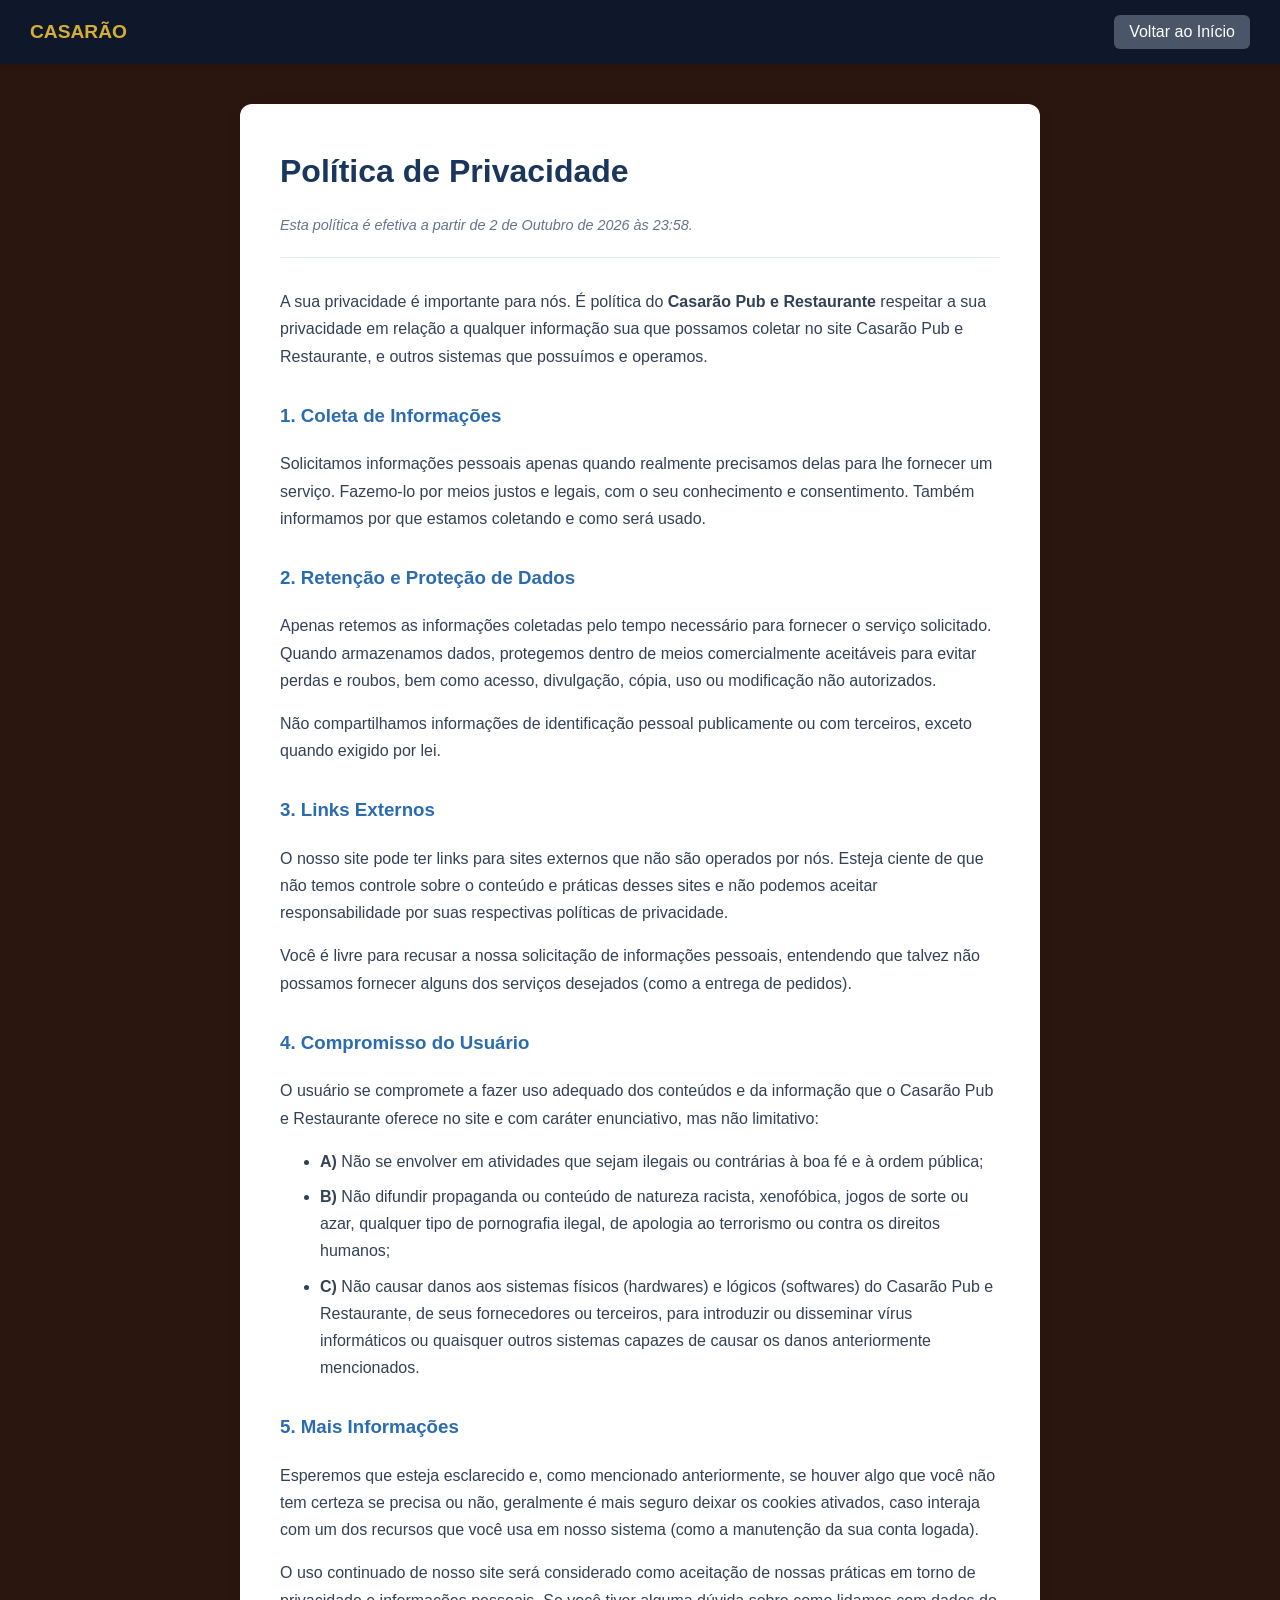
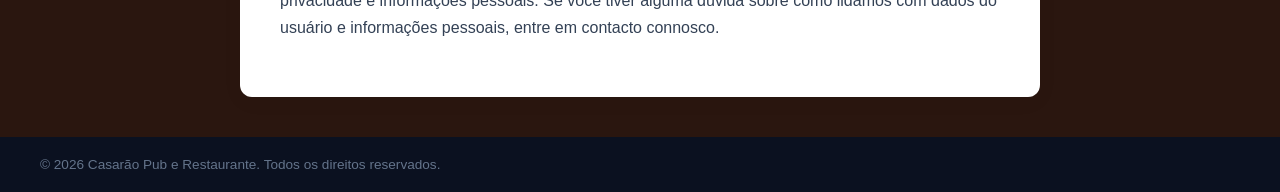
<file: public/privacidade.html>
<!DOCTYPE html>
<html lang="pt-BR">
<head>
    <meta charset="UTF-8">
    <meta name="viewport" content="width=device-width, initial-scale=1.0">
    <title>Política de Privacidade - Casarão Pub e Restaurante</title>
    <link rel="stylesheet" href="style.css">
</head>
<body class="tema-claro body-sem-margem">

    <!-- Cabeçalho Simples -->
    <header class="upbar">
        <div style="font-weight: 900; font-size: 1.2rem; color: #D4AF37;">CASARÃO</div>
        <a href="index.html" class="btn-voltar-inicio">Voltar ao Início</a>
    </header>

    <!-- Conteúdo da Política -->
    <main style="max-width: 800px; margin: 40px auto; padding: 40px; background: white; border-radius: 12px; box-shadow: 0 4px 20px rgba(0,0,0,0.05); color: #334155; line-height: 1.7;">
        
        <h1 style="color: #1a365d; margin-top: 0; font-size: 2rem; margin-bottom: 10px;">Política de Privacidade</h1>
        <p style="color: #64748b; font-size: 0.9rem; border-bottom: 1px solid #e2e8f0; padding-bottom: 20px; margin-bottom: 30px;">
            <em>Esta política é efetiva a partir de 2 de Outubro de 2026 às 23:58.</em>
        </p>

        <p>A sua privacidade é importante para nós. É política do <strong>Casarão Pub e Restaurante</strong> respeitar a sua privacidade em relação a qualquer informação sua que possamos coletar no site Casarão Pub e Restaurante, e outros sistemas que possuímos e operamos.</p>

        <h3 style="color: #2b6cb0; margin-top: 30px;">1. Coleta de Informações</h3>
        <p>Solicitamos informações pessoais apenas quando realmente precisamos delas para lhe fornecer um serviço. Fazemo-lo por meios justos e legais, com o seu conhecimento e consentimento. Também informamos por que estamos coletando e como será usado.</p>

        <h3 style="color: #2b6cb0; margin-top: 30px;">2. Retenção e Proteção de Dados</h3>
        <p>Apenas retemos as informações coletadas pelo tempo necessário para fornecer o serviço solicitado. Quando armazenamos dados, protegemos dentro de meios comercialmente aceitáveis ​​para evitar perdas e roubos, bem como acesso, divulgação, cópia, uso ou modificação não autorizados.</p>
        <p>Não compartilhamos informações de identificação pessoal publicamente ou com terceiros, exceto quando exigido por lei.</p>

        <h3 style="color: #2b6cb0; margin-top: 30px;">3. Links Externos</h3>
        <p>O nosso site pode ter links para sites externos que não são operados por nós. Esteja ciente de que não temos controle sobre o conteúdo e práticas desses sites e não podemos aceitar responsabilidade por suas respectivas políticas de privacidade.</p>
        <p>Você é livre para recusar a nossa solicitação de informações pessoais, entendendo que talvez não possamos fornecer alguns dos serviços desejados (como a entrega de pedidos).</p>

        <h3 style="color: #2b6cb0; margin-top: 30px;">4. Compromisso do Usuário</h3>
        <p>O usuário se compromete a fazer uso adequado dos conteúdos e da informação que o Casarão Pub e Restaurante oferece no site e com caráter enunciativo, mas não limitativo:</p>
        <ul style="margin-top: 10px; margin-bottom: 20px;">
            <li style="margin-bottom: 8px;"><strong>A)</strong> Não se envolver em atividades que sejam ilegais ou contrárias à boa fé e à ordem pública;</li>
            <li style="margin-bottom: 8px;"><strong>B)</strong> Não difundir propaganda ou conteúdo de natureza racista, xenofóbica, jogos de sorte ou azar, qualquer tipo de pornografia ilegal, de apologia ao terrorismo ou contra os direitos humanos;</li>
            <li style="margin-bottom: 8px;"><strong>C)</strong> Não causar danos aos sistemas físicos (hardwares) e lógicos (softwares) do Casarão Pub e Restaurante, de seus fornecedores ou terceiros, para introduzir ou disseminar vírus informáticos ou quaisquer outros sistemas capazes de causar os danos anteriormente mencionados.</li>
        </ul>

        <h3 style="color: #2b6cb0; margin-top: 30px;">5. Mais Informações</h3>
        <p>Esperemos que esteja esclarecido e, como mencionado anteriormente, se houver algo que você não tem certeza se precisa ou não, geralmente é mais seguro deixar os cookies ativados, caso interaja com um dos recursos que você usa em nosso sistema (como a manutenção da sua conta logada).</p>
        <p>O uso continuado de nosso site será considerado como aceitação de nossas práticas em torno de privacidade e informações pessoais. Se você tiver alguma dúvida sobre como lidamos com dados do usuário e informações pessoais, entre em contacto connosco.</p>

    </main>

    <!-- Rodapé -->
    <footer class="rodape-base" style="margin-top: 40px;">
        <p>© 2026 Casarão Pub e Restaurante. Todos os direitos reservados.</p>
    </footer>

</body>
</html>
</file>
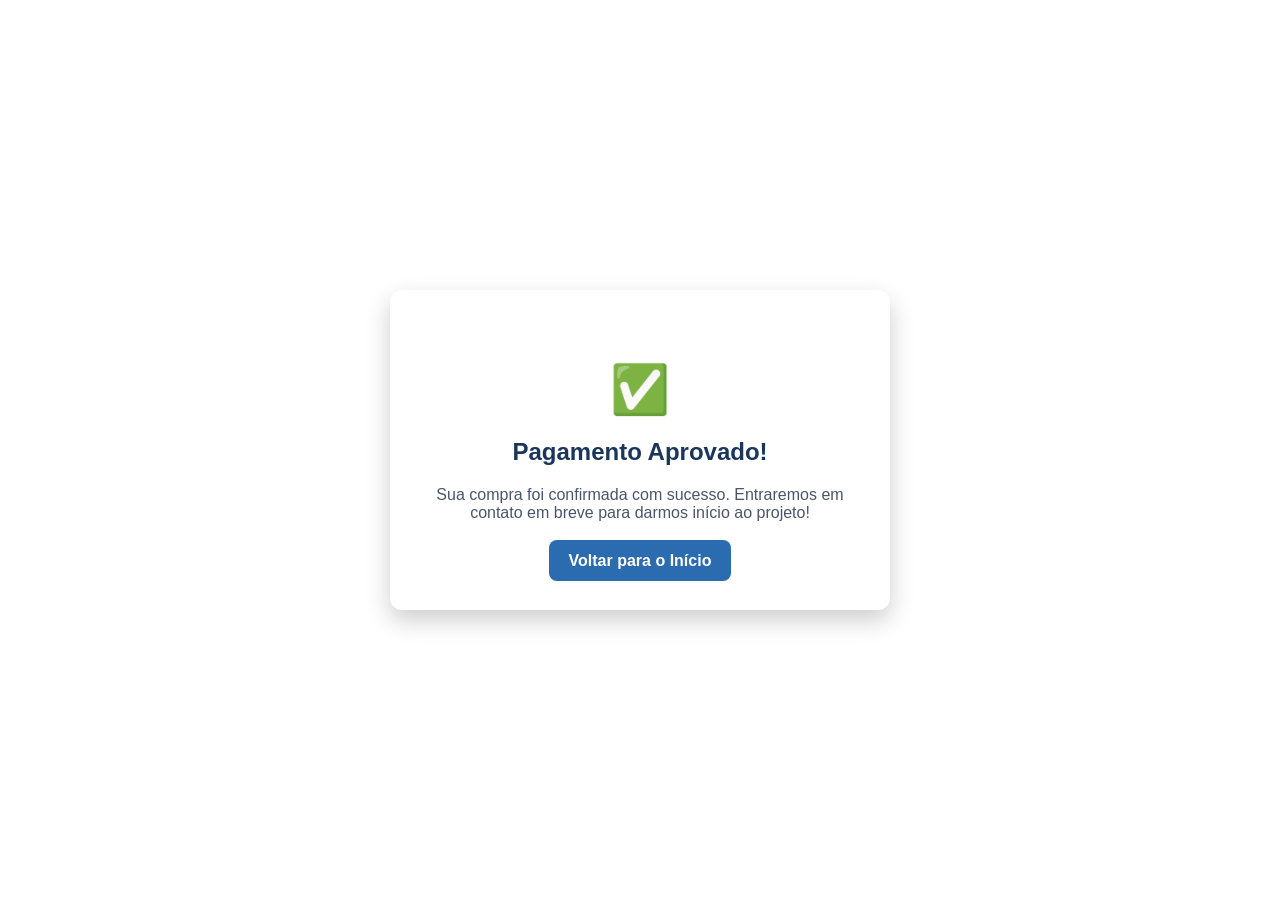
<file: public/sucesso.html>
<!DOCTYPE html>
<html lang="pt-BR">
<head>
    <meta charset="UTF-8">
    <meta name="viewport" content="width=device-width, initial-scale=1.0">
    <title>Pagamento Aprovado - CRM Digital</title>
    <link rel="stylesheet" href="style.css">
</head>
<body class="tema-claro vitrine-fundo" style="margin: 0; display: flex; justify-content: center; align-items: center; height: 100vh;">

    <div class="vitrine-card" style="text-align: center; max-width: 500px; padding: 40px;">
        <h1 style="color: #4ade80; font-size: 3rem; margin-bottom: 10px;">✅</h1>
        <h2 style="color: #1a365d;">Pagamento Aprovado!</h2>
        <p style="color: #4a5568; margin-bottom: 30px;">Sua compra foi confirmada com sucesso. Entraremos em contato em breve para darmos início ao projeto!</p>
        
        <a href="index.html" style="background-color: #2b6cb0; color: white; padding: 12px 20px; text-decoration: none; border-radius: 8px; font-weight: bold;">Voltar para o Início</a>
    </div>

</body>
</html>
</file>
<file: public/style.css>
/* ===== RESET E BASE ===== */
body { 
    font-family: 'Segoe UI', Tahoma, Geneva, Verdana, sans-serif; 
    display: flex;
    justify-content: center;
    align-items: center;
    height: 100vh;
    margin: 0;
}

/* ===== TEMAS DE FUNDO ===== */
.tema-claro {
    background-color: #2A160F; /* Fundo base marrom escuro */
    color: #fff; /* Muda a letra base para branco para dar contraste */
}

.tema-escuro {
    background-color: #0f172a;
    color: #fff;
}

/* ===== ESTILOS DO PAINEL CRM (index.html) ===== */
.painel { 
    background: #ffffff; 
    padding: 30px 40px; 
    border-radius: 10px; 
    box-shadow: 0 8px 16px rgba(0,0,0,0.1); 
    width: 100%;
    max-width: 400px; 
}
.painel h2 { 
    color: #1a365d; 
    margin-top: 0; 
    text-align: center;
    margin-bottom: 25px;
}
.painel label { 
    display: block; 
    margin-top: 15px; 
    color: #4a5568; 
    font-size: 14px;
    font-weight: bold; 
}
.painel input, .painel select { 
    width: 100%; 
    padding: 10px; 
    margin-top: 5px; 
    border: 1px solid #cbd5e0; 
    border-radius: 6px; 
    box-sizing: border-box; 
    font-size: 15px;
}
.painel button { 
    width: 100%; 
    padding: 12px; 
    background-color: #2b6cb0; 
    color: white; 
    border: none; 
    border-radius: 6px; 
    margin-top: 25px; 
    font-size: 16px;
    font-weight: bold; 
    cursor: pointer; 
    transition: background 0.3s;
}
.painel button:hover { 
    background-color: #2c5282; 
}

/* ===== ESTILOS DE LOGIN E CADASTRO ===== */
.login-box { 
    background: #1e293b; 
    padding: 40px 40px; 
    border-radius: 12px; 
    box-shadow: 0 10px 25px rgba(0,0,0,0.5); 
    width: 100%;
    max-width: 350px; 
    text-align: center;
}
.login-box h2 { 
    margin-top: 0; 
    color: #38bdf8; /* Azul para o Login */
}
.login-box h2.cor-cadastro { 
    color: #4ade80; /* Verde para o Cadastro */
}
.login-box p { 
    color: #94a3b8; 
    font-size: 14px; 
    margin-bottom: 30px; 
}
.btn-google { 
    width: 100%; 
    padding: 12px; 
    background-color: #ffffff; 
    color: #0f172a; 
    border: none; 
    border-radius: 6px; 
    font-size: 16px;
    font-weight: bold; 
    cursor: pointer; 
    display: flex;
    align-items: center;
    justify-content: center;
    gap: 10px;
    transition: background 0.3s;
}
.btn-google:hover { 
    background-color: #e2e8f0; 
}
.link-rodape { 
    margin-top: 20px; 
    font-size: 13px; 
    color: #94a3b8; 
}
.link-rodape a { 
    color: #38bdf8; 
    text-decoration: none; 
    font-weight: bold; 
}
.link-rodape a:hover { 
    text-decoration: underline; 
}
/* ===== ESTILOS DO PAINEL ADMIN (painel-admin.html) ===== */
.admin-container {
    background: #ffffff;
    padding: 30px;
    border-radius: 10px;
    box-shadow: 0 8px 16px rgba(0,0,0,0.1);
    width: 100%;
    max-width: 900px;
    margin: 40px;
}
.cabecalho-admin {
    display: flex;
    justify-content: space-between;
    align-items: center;
    margin-bottom: 20px;
}
.cabecalho-admin h2 {
    color: #1a365d;
    margin: 0;
}
.btn-voltar {
    background-color: #cbd5e0;
    color: #2d3748;
    padding: 8px 16px;
    border-radius: 6px;
    text-decoration: none;
    font-weight: bold;
    font-size: 14px;
    transition: 0.3s;
}
.btn-voltar:hover {
    background-color: #a0aec0;
}
.tabela-clientes {
    width: 100%;
    border-collapse: collapse;
    margin-top: 10px;
}
.tabela-clientes th, .tabela-clientes td {
    padding: 12px 15px;
    text-align: left;
    border-bottom: 1px solid #e2e8f0;
}
.tabela-clientes th {
    background-color: #f7fafc;
    color: #4a5568;
    font-weight: bold;
}
.badge {
    padding: 4px 8px;
    border-radius: 12px;
    font-size: 11px;
    font-weight: bold;
    color: white;
}
.badge.polo { background-color: #4a5568; }
.badge.prospeccao { background-color: #ecc94b; color: #744210; }
.badge.negociacao { background-color: #4299e1; }
.badge.fechado { background-color: #48bb78; }
/* ===== BOTÃO DE EXCLUIR ===== */
.btn-excluir {
    background-color: #f56565;
    color: white;
    border: none;
    padding: 6px 12px;
    border-radius: 4px;
    cursor: pointer;
    font-size: 12px;
    font-weight: bold;
    transition: 0.3s;
}
.btn-excluir:hover {
    background-color: #c53030;
}
/* ===== ESTILOS DO FORMULÁRIO DE CADASTRO (Novo) ===== */
.form-cadastro-container {
    display: none; /* Inicia invisível até clicar no botão */
    max-width: 100%; /* Sobrescreve o limite de largura do .painel padrão */
    margin-bottom: 30px;
    box-sizing: border-box;
}

.form-grupo-linha {
    display: flex;
    gap: 15px;
    flex-wrap: wrap; /* Permite quebrar a linha no celular */
}

.form-campo {
    flex: 1; /* Faz todas as caixas crescerem por igual */
    min-width: 200px; /* Impede que fiquem muito espremidas */
}

.form-acoes {
    display: flex;
    gap: 15px;
    margin-top: 20px;
}

/* Ajuste específico para os botões dentro deste formulário não ocuparem 100% da tela */
.form-acoes button {
    width: auto;
    margin-top: 0;
    padding: 10px 20px;
}

.btn-salvar {
    background-color: #2b6cb0;
}

.btn-salvar:hover {
    background-color: #2c5282;
}

.btn-cancelar {
    background-color: #f56565 !important; /* Força a cor vermelha sobre a azul do .painel */
}

.btn-cancelar:hover {
    background-color: #c53030 !important;
}
/* ===== BOTÃO DE EDITAR ===== */
.btn-editar {
    background-color: #ecc94b;
    color: #744210;
    border: none;
    padding: 6px 12px;
    border-radius: 4px;
    cursor: pointer;
    font-size: 12px;
    font-weight: bold;
    transition: 0.3s;
    margin-right: 5px; /* Dá um espacinho entre ele e o botão excluir */
}
.btn-editar:hover {
    background-color: #d69e2e;
}

/* ===== ESTRUTURA DA VITRINE (INDEX) ===== */
/* Remove o flex do body apenas para a vitrine não centralizar tudo no meio da tela */
body.body-sem-margem { display: block; height: auto; }

.upbar {
    background: #0f172a;
    color: white;
    padding: 15px 30px;
    display: flex;
    justify-content: space-between;
    align-items: center;
    box-shadow: 0 4px 6px rgba(0,0,0,0.1);
}

.btn-upbar {
    color: #e2e8f0;
    text-decoration: none;
    margin-left: 20px;
    font-size: 14px;
    font-weight: bold;
    transition: 0.3s;
}

.btn-upbar:hover { color: white; }
.btn-destaque { background: #4ade80; color: #0f172a; padding: 8px 15px; border-radius: 6px; }
.btn-destaque:hover { background: #22c55e; color: #0f172a; }

.layout-vitrine {
    display: flex;
    min-height: calc(100vh - 60px);
    width: 100%;
    overflow-x: hidden;
}

.sidebar {
    width: 250px;
    flex-shrink: 0; /* Impede a sidebar de encolher ou ser esmagada */
    background-color: rgba(15, 23, 42, 0.95); /* Tema escuro */
    padding: 30px 20px;
    border-right: 1px solid #1e293b;
    transition: width 0.3s ease, padding 0.3s ease;
    overflow: hidden;
    white-space: nowrap;
    z-index: 10; /* Garante que a sidebar fique acima do fundo */
}

.conteudo-principal {
    flex: 1;
    min-width: 0;
    padding: 50px 20px 80px 20px; /* Voltei o respiro na parte de baixo */
    display: flex;
    flex-direction: column;
    align-items: center;
    box-sizing: border-box;
}

/* Classe que o JavaScript vai ativar para esconder a barra */
.sidebar.oculta {
    width: 0;
    padding-left: 0;
    padding-right: 0;
    border: none;
}

/* Cores dos Links na Sidebar Escura */
.sidebar a {
    text-decoration: none;
    color: #e2e8f0;
    font-weight: bold;
    font-size: 1.1rem;
    transition: 0.3s;
}

.sidebar a:hover {
    color: #4ade80; /* Destaque verde ao passar o mouse */
}

/* Botão de Sanduíche (Toggle) */
.btn-toggle {
    background: transparent;
    border: none;
    color: white;
    font-size: 24px;
    cursor: pointer;
    margin-right: 15px;
    display: flex;
    align-items: center;
    transition: transform 0.2s;
}

.btn-toggle:hover {
    transform: scale(1.1);
    color: #4ade80;
}

/* ===== CLASSES ADICIONADAS RECENTEMENTE PARA LIMPEZA DO HTML ===== */

/* --- Classes Gerais / Layout --- */
.body-sem-margem {
    margin: 0;
    overflow-x: hidden;
}

.flex-center {
    display: flex;
    align-items: center;
}

.oculto {
    display: none !important;
}

.container-vitrine {
    max-width: 800px;
    width: 100%;
    margin-bottom: 80px;
}

/* --- Upbar / Área Logada --- */

/* 1. Esconde os botões de Login/Cadastro no 1º milissegundo para não piscar */
#area-deslogada {
    display: none; 
}

/* 2. Só revela o botão se o Firebase confirmar que o usuário não está logado */
#area-deslogada:not(.oculto) {
    display: block; 
}

/* 3. Container do Perfil agora inicia como flex em vez de none */
.area-logada-container {
    display: flex; 
    align-items: center; 
    gap: 15px;
}

.area-logada-container-perfil {
    display: flex; 
    align-items: center; 
    gap: 15px;
}

.perfil-card {
    display: flex; 
    align-items: center; 
    gap: 12px; 
    background: rgba(255,255,255,0.05); 
    padding: 4px 15px 4px 4px; 
    border-radius: 30px; 
    border: 1px solid rgba(255,255,255,0.1);
}

.perfil-foto {
    width: 34px; 
    height: 34px; 
    border-radius: 50%; 
    object-fit: cover; 
    border: 2px solid #2b6cb0; 
    display: none;
}

.perfil-info {
    display: flex; 
    flex-direction: column; 
    line-height: 1.2;
}

.perfil-email {
    color: #e2e8f0; 
    font-weight: 500; 
    font-size: 0.85rem;
}

.perfil-uid {
    color: #a0aec0; 
    font-size: 0.7rem; 
    font-family: monospace;
}

.btn-sair-premium {
    background-color: transparent; 
    color: #ef4444; 
    border: 1px solid #ef4444; 
    border-radius: 6px; 
    padding: 6px 18px; 
    font-weight: bold; 
    cursor: pointer; 
    font-size: 0.9rem; 
    transition: all 0.3s ease;
    margin-top: 0; /* Override do .painel button */
}

.btn-sair-premium:hover {
    background-color: #ef4444; 
    color: white;
}

.btn-voltar-inicio {
    background-color: #4a5568; 
    color: white; 
    text-decoration: none;
    padding: 8px 15px;
    border-radius: 6px;
}

.btn-voltar-inicio:hover {
    background-color: #2d3748; 
    color: white;
}

/* --- Menu Lateral --- */
.menu-lista {
    list-style: none; 
    padding: 0; 
    margin: 0;
}

.menu-item {
    margin-bottom: 15px;
}

.menu-link {
    text-decoration: none; 
    color: #4a5568; 
    font-weight: bold;
}

.menu-link-ativo {
    text-decoration: none; 
    color: #2b6cb0; 
    font-weight: bold;
}

.vitrine-titulo {
    color: #1a365d !important;
    font-size: 2.5rem;
    margin-top: 0;
    margin-bottom: 5px;
    text-shadow: none !important;
}

.vitrine-subtitulo {
    color: #4a5568 !important;
    margin-top: 0;
    margin-bottom: 30px;
    text-shadow: none !important;
}

.vitrine-imagem-container {
    width: 100%; 
    height: auto; 
    aspect-ratio: 16/9;
}

.vitrine-imagem {
    width: 100%; 
    height: 100%; 
    object-fit: cover; 
    border-radius: 8px;
}

.vitrine-descricao-box {
    margin-top: 30px; 
    border-left: 4px solid #2b6cb0; 
    padding-left: 15px;
}

.vitrine-descricao-texto {
    font-size: 1.1rem; 
    line-height: 1.6; 
    color: #2d3748; 
    white-space: pre-line; 
    margin-top: 0;
}

.vitrine-contato-texto {
    font-weight: bold; 
    margin-top: 20px; 
    color: #2b6cb0;
}

/* --- Modal Admin de Edição da Vitrine --- */
.modal-titulo {
    margin-bottom: 20px;
}

.modal-textarea {
    width: 100%; 
    padding: 10px; 
    margin-top: 5px; 
    border: 1px solid #cbd5e0; 
    border-radius: 6px; 
    box-sizing: border-box; 
    font-family: inherit; 
    resize: vertical;
}

.modal-botoes-container {
    display: flex; 
    gap: 10px; 
    margin-top: 20px;
}

.btn-modal-salvar {
    margin-top: 0; 
    flex: 1;
}

.btn-modal-cancelar {
    margin-top: 0; 
    flex: 1; 
    background-color: #f56565 !important; /* Force red */
}
.btn-modal-cancelar:hover {
    background-color: #c53030 !important;
}

/* --- Página Sobre Nós --- */
.sobre-texto-container {
    margin-top: 20px; 
    line-height: 1.8; 
    color: #2d3748; 
    font-size: 1.1rem;
}

.sobre-missao-box {
    margin-top: 40px; 
    padding: 20px; 
    background-color: #e2e8f0; 
    border-radius: 8px; 
    border-left: 4px solid #2b6cb0;
}

.sobre-missao-titulo {
    margin: 0 0 10px 0; 
    color: #1a365d;
}

.sobre-missao-texto {
    margin: 0; 
    color: #4a5568; 
    font-size: 0.95rem;
}

/* --- Página de Serviços --- */
.container-servicos {
    max-width: 1000px; 
    width: 100%;
}

.servicos-titulo {
    color: #1a365d; 
    margin-top: 0; 
    text-align: center;
}

.servicos-subtitulo {
    color: #4a5568; 
    text-align: center; 
    font-size: 1.1rem; 
    margin-bottom: 40px;
}

.grid-servicos {
    display: grid;
    grid-template-columns: repeat(auto-fit, minmax(280px, 1fr));
    gap: 25px;
    margin-top: 30px;
}

.card-produto {
    background-color: white;
    border-radius: 12px;
    padding: 20px;
    box-shadow: 0 4px 10px rgba(0,0,0,0.08);
    text-align: center;
    transition: transform 0.3s ease, box-shadow 0.3s ease;
    display: flex;
    flex-direction: column;
    justify-content: space-between;
}

.card-produto:hover {
    transform: translateY(-5px);
    box-shadow: 0 10px 20px rgba(0,0,0,0.15);
}

.produto-titulo {
    color: #2b6cb0; 
    margin-top: 0; 
    font-size: 1.4rem;
}

.produto-descricao {
    color: #4a5568; 
    font-size: 0.95rem;
}

.produto-preco {
    color: #1a365d; 
    margin: 15px 0;
}

.btn-comprar {
    width: 100%;
    padding: 12px;
    font-size: 1.1rem;
    background-color: #4ade80;
    color: #0f172a;
    border: none;
    border-radius: 8px;
    font-weight: bold;
    cursor: pointer;
    margin-top: 15px;
    transition: 0.3s;
}

.btn-comprar:hover {
    background-color: #22c55e;
}

/* --- Página Meu Perfil --- */
.perfil-container {
    max-width: 600px;
    margin: 40px auto;
    background: white;
    padding: 30px;
    border-radius: 12px;
    box-shadow: 0 4px 15px rgba(0,0,0,0.08);
}

.perfil-container h2 {
    color: #1a365d;
    margin-top: 0;
    margin-bottom: 20px;
}

.perfil-subtitulo {
    color: #4a5568; 
    margin-bottom: 25px;
}

.form-grupo {
    margin-bottom: 20px;
}

.form-grupo label {
    display: block;
    font-weight: bold;
    color: #4a5568;
    margin-bottom: 8px;
}

.form-grupo input, .form-grupo select {
    width: 100%;
    padding: 12px;
    border: 1px solid #cbd5e0;
    border-radius: 6px;
    box-sizing: border-box;
    font-family: inherit;
    font-size: 1rem;
}

.input-desabilitado {
    background-color: #edf2f7 !important; 
    color: #718096 !important;
}

.btn-salvar-perfil {
    background-color: #2b6cb0;
    color: white;
    border: none;
    padding: 12px 20px;
    font-size: 1rem;
    font-weight: bold;
    border-radius: 6px;
    cursor: pointer;
    width: 100%;
    transition: 0.3s;
}

.btn-salvar-perfil:hover {
    background-color: #2c5282;
}

/* ===== ENGRENAGEM DE ADMIN E MODAL ===== */
.area-admin-gear {
    position: fixed;
    bottom: 0;
    right: 0;
    width: 100px;
    height: 100px;
    display: flex;
    justify-content: center;
    align-items: center;
    z-index: 1000;
}

.gear-icon {
    font-size: 35px;
    cursor: pointer;
    opacity: 0; /* Invisível por padrão */
    transition: opacity 0.3s ease-in-out, transform 0.3s;
    background: white;
    padding: 10px;
    border-radius: 50%;
    box-shadow: 0 4px 6px rgba(0,0,0,0.2);
}

.area-admin-gear:hover .gear-icon {
    opacity: 1;
    transform: rotate(90deg);
}

.admin-overlay {
    display: none;
    position: fixed;
    top: 0;
    left: 0;
    width: 100%;
    height: 100%;
    background: rgba(0,0,0,0.6);
    z-index: 9999;
}

.admin-modal {
    display: none;
    position: fixed;
    top: 50%;
    left: 50%;
    transform: translate(-50%, -50%);
    z-index: 10000;
    max-width: 500px;
    width: 90%;
}

/* ===== NOVO VISUAL VITRINE (SHOPEE STYLE) ===== */
.vitrine-fundo {
    /* Fundo Marrom Madeira Escuro global */
    background: #2A160F !important;
    background: linear-gradient(135deg, #3E2314 0%, #1A0D09 100%) !important;
    background-attachment: fixed !important;
    background-image: none !important; /* Sem imagens aqui fora! */
}

.logo-bolinha {
    width: 45px;
    height: 45px;
    border-radius: 50%;
    object-fit: cover;
    border: 2px solid #e2e8f0;
    background-color: white;
}

/* CAIXA CENTRAL NA FRENTE (MODO CLARO) */
.vitrine-card {
    background-color: #FFFFFF !important; /* Fundo limpo e natural */
    background-image: none !important; /* Remove a foto */
    padding: 40px;
    border-radius: 12px;
    box-shadow: 0 10px 25px rgba(0,0,0,0.2) !important;
    width: 100%;
    box-sizing: border-box;
}

/* ===== RODAPÉ (FOOTER) CORRIGIDO ===== */
.rodape-site {
    background-color: #0f172a; 
    color: #e2e8f0;
    width: 100%; 
    padding-top: 50px;
    box-sizing: border-box;
    z-index: 20;
    position: relative;
}

.rodape-container {
    max-width: 1000px;
    margin: 0 auto;
    padding: 0 30px;
    display: grid;
    grid-template-columns: repeat(auto-fit, minmax(250px, 1fr));
    gap: 40px;
    margin-bottom: 40px;
}

.rodape-coluna h4 {
    color: #38bdf8; /* Azul claro de destaque */
    margin-top: 0;
    margin-bottom: 20px;
    font-size: 1.2rem;
}

.rodape-coluna p {
    font-size: 0.95rem;
    line-height: 1.6;
    color: #94a3b8;
    margin: 8px 0;
}

.rodape-logo {
    width: 60px;
    height: 60px;
    border-radius: 50%;
    margin-bottom: 15px;
    border: 2px solid #38bdf8;
    background-color: white;
    object-fit: cover;
}

.rodape-coluna ul {
    list-style: none;
    padding: 0;
    margin: 0;
}

.rodape-coluna ul li {
    margin-bottom: 12px;
}

.rodape-coluna ul a {
    color: #94a3b8;
    text-decoration: none;
    font-size: 0.95rem;
    transition: color 0.3s;
}

.rodape-coluna ul a:hover {
    color: #4ade80; /* Verde na interação */
}

.rodape-base {
    background-color: #0b1120; /* Fundo ainda mais escuro para a base */
    padding: 20px 40px;
    display: flex;
    justify-content: space-between;
    align-items: center;
    flex-wrap: wrap;
    font-size: 0.85rem;
    color: #64748b;
}

.rodape-base p {
    margin: 0;
}

.rodape-base a {
    color: #64748b;
    text-decoration: none;
    transition: 0.3s;
}

.rodape-base a:hover {
    color: #38bdf8;
}
/* ===== MUDANÇAS PARA A NOVA VITRINE DE PRODUTOS COMPACTA ===== */

/* 1. Altera a grid para caber mais itens (menores) lado a lado */
.grid-servicos {
    display: grid;
    /* Cabem até 3 itens confortáveis no PC e adapta no celular */
    grid-template-columns: repeat(auto-fit, minmax(250px, 1fr));
    gap: 25px;
    margin-top: 30px;
}

/* ===== 1. PALETA DO RESTAURANTE (CORES QUENTES) ===== */
:root {
    --cor-fundo: #ffffff;
   --cor-fundo-card: #e4c7ff;
    --cor-texto: #1F2937;
    --cor-texto-mutado: #6B7280;
    --cor-primaria: #E11D48; /* Vermelho Fome (Burger/Pizza) */
    --cor-primaria-hover: #BE123C;
    --cor-secundaria: #F59E0B; /* Laranja Queijo */
    --cor-borda: #E5E7EB;
    --sombra-card: 0 4px 6px -1px rgba(0, 0, 0, 0.1);
    
    --raio-borda: 16px; /* Cantos arredondados do card */
    --raio-borda-btn: 25px; /* Botão em formato de pílula */
}

/* ===== 2. ESTRUTURA DA CATEGORIA E PRATELEIRA ===== */
.secao-categoria {
    margin-bottom: 3rem; /* Espaço entre a prateleira de Burger e a de Pizza */
}

.cabecalho-categoria {
    display: flex;
    justify-content: space-between;
    align-items: center;
    margin-bottom: 1rem;
    padding-right: 1rem;
}

.titulo-categoria {
    font-size: 1.5rem;
    color: var(--cor-texto);
    border-left: 4px solid var(--cor-primaria); /* Tracinho vermelho charmoso do lado do título */
    padding-left: 10px;
    font-weight: 800;
}

.btn-ver-mais {
    color: var(--cor-primaria);
    background: transparent;
    border: none;
    font-weight: bold;
    cursor: pointer;
    font-size: 0.9rem;
}

/* O Carrossel de Roleta */
.prateleira {
    display: flex;
    gap: 1.5rem;
    overflow-x: auto;
    padding-bottom: 1.5rem;
    padding-left: 5px; /* Deixa a sombra do primeiro card respirar */
    
    /* Efeito Roleta Magnética no Celular */
    scroll-snap-type: x mandatory; 
    
    /* Esconde barra de rolagem nativa */
    scrollbar-width: none; 
    -ms-overflow-style: none; 
}
.prateleira::-webkit-scrollbar {
    display: none; 
}

/* ===== 3. O CARD DE PRODUTO (ESTILO APP DELIVERY) ===== */
.card-produto {
    min-width: 260px; /* Largura fixa para manter a roleta alinhada */
    max-width: 260px;
    scroll-snap-align: start; /* Onde o card gruda quando você solta o dedo */
    
    background-color: var(--cor-fundo-card);
    border: 1px solid var(--cor-borda);
    border-radius: var(--raio-borda);
    box-shadow: var(--sombra-card);
    overflow: hidden;
    display: flex;
    flex-direction: column;
    transition: transform 0.2s ease;
}

.card-produto:hover {
    transform: translateY(-4px); /* Pulinho ao passar o mouse (PC) */
}

.img-produto {
    width: 100%;
    height: 160px;
    object-fit: cover; /* Não deixa a foto da pizza achatada */
}

.area-info-produto {
    padding: 1.2rem;
    display: flex;
    flex-direction: column;
    flex-grow: 1;
}

.tag-nome-produto {
    font-size: 1.15rem;
    font-weight: 700;
    color: var(--cor-texto);
    margin-bottom: 0.3rem;
}

.produto-descricao {
    color: var(--cor-texto-mutado);
    font-size: 0.85rem;
    margin-bottom: 1rem;
    flex-grow: 1;
    
    /* Trava de segurança: Corta o texto na 3ª linha com "..." se for muito grande */
    display: -webkit-box;
    -webkit-line-clamp: 3;
line-clamp: 3;
    -webkit-box-orient: vertical;
    overflow: hidden;
}

.btn-comprar-preco {
    background-color: var(--cor-primaria);
    color: white;
    font-size: 1.1rem;
    font-weight: bold;
    border: none;
    border-radius: var(--raio-borda-btn);
    padding: 10px 0;
    width: 100%;
    cursor: pointer;
    transition: 0.2s;
    margin-top: auto; /* Empurra o botão sempre pro fundo do card */
}

.btn-comprar-preco:hover {
    background-color: var(--cor-primaria-hover);
}

/* 3. A imagem esticada e quadrada no topo */
.img-produto {
    width: 100%;
    height: 180px; 
    object-fit: cover;
    display: block;
    background-color: #cbd5e0; 
}

/* 4. A tag do nome do produto */
.tag-nome-produto {
    position: absolute;
    top: 160px; /* Posiciona metade na foto e metade fora */
    left: 50%;
    transform: translateX(-50%);
    background-color: white;
    color: #0f172a;
    font-weight: 700; /* Destacado, mas não grosseiro */
    font-size: 1.1rem;
    padding: 6px 12px;
    border-radius: 6px;
    box-shadow: 0 4px 10px rgba(0,0,0,0.15);
    width: 80%; 
    box-sizing: border-box;
    white-space: nowrap; 
    overflow: hidden;
    text-overflow: ellipsis; 
    z-index: 2;
}

/* 5. A área inferior do cartão */
.area-info-produto {
    padding: 35px 15px 15px 15px; 
    display: flex;
    flex-direction: column;
    flex: 1;
    justify-content: flex-end; 
    background-color: transparent !important;
}

/* 6. Descrição truncada com reticências para max 1 linha */
.produto-descricao {
    font-size: 0.9rem;
    color: #4a5568;
    margin-bottom: 5px;
    line-height: 1.4;
    /* Truncar texto em 1 linha */
    white-space: nowrap;
    overflow: hidden;
    text-overflow: ellipsis;
}

/* Link 'Ler mais' */
.link-ler-mais {
    color: #3b82f6;
    font-size: 0.85rem;
    font-weight: 600;
    cursor: pointer;
    text-decoration: underline;
    margin-bottom: 15px;
    display: inline-block;
}

/* Ocultar preço antigo de texto (já que vai pro botão) */
.produto-preco {
    display: none !important; 
}

/* 7. O botão de compra verde vibrante com o preço */
.btn-comprar-preco {
    width: 100%;
    padding: 12px;
    font-size: 1.2rem;
    background-color: #4ade80; 
    color: #0f172a;
    border: none;
    border-radius: 8px;
    font-weight: 900; 
    cursor: pointer;
    transition: 0.3s;
    box-shadow: 0 4px 6px rgba(74, 222, 128, 0.2);
}

.btn-comprar-preco:hover {
    background-color: #22c55e;
    transform: scale(1.02);
}

/* Modal de Leitura de Descrição */
.modal-leitura {
    display: none; /* Inicia oculto */
    position: fixed;
    top: 50%;
    left: 50%;
    transform: translate(-50%, -50%);
    background: white;
    padding: 20px;
    border-radius: 12px;
    z-index: 1000; /* Acima de tudo */
    width: 90%;
    max-width: 400px;
    max-height: 300px; /* Impede de ficar gigante */
    overflow-y: auto; /* Scroll apenas vertical e interno */
    box-shadow: 0 10px 25px rgba(0,0,0,0.5);
    text-align: left;
}

.modal-leitura-cabecalho {
    display: flex;
    justify-content: space-between;
    align-items: center;
    margin-bottom: 15px;
    border-bottom: 1px solid #e2e8f0;
    padding-bottom: 10px;
}

.modal-leitura-titulo {
    font-size: 1.2rem;
    font-weight: bold;
    color: #0f172a;
    margin: 0;
}

.btn-fechar-leitura {
    background: transparent;
    border: none;
    font-size: 1.5rem;
    color: #64748b;
    cursor: pointer;
    line-height: 1;
}

.btn-fechar-leitura:hover {
    color: #ef4444;
}

.modal-leitura-texto {
    font-size: 1rem;
    color: #334155;
    line-height: 1.6;
    word-wrap: break-word; /* Quebra palavras se necessário */
    white-space: pre-wrap; /* Respeita quebras de linha que o usuário digitou */
}
/* ==========================================
   CORREÇÃO ESTRUTURAL DOS CARTÕES (AMBOS OS TEMAS)
   ========================================== */
.card-produto{
    min-width: 260px;
    max-width: 260px;
    scroll-snap-align: start;
    
    /* Efeito Roxo-Vidro (Glassmorphism) */
    background-color: rgba(228, 199, 255, 0.5) !important; /* Roxo translúcido */
    backdrop-filter: blur(10px); /* Desfoque do vidro */
    -webkit-backdrop-filter: blur(10px); /* Suporte para iPhone */
    
    border: 1px solid rgba(255, 255, 255, 0.4); /* Bordinha de vidro brilhante */
    border-radius: var(--raio-borda);
    box-shadow: 0 8px 32px 0 rgba(0, 0, 0, 0.1); /* Sombra suave de vidro */
    overflow: hidden;
    display: flex;
    flex-direction: column;
    transition: transform 0.2s ease;
}

.area-info-produto {
    padding: 1.2rem;
    display: flex;
    flex-direction: column;
    flex-grow: 1;
}

/* O FIM DO BUG DO TEXTO VOADOR */
.tag-nome-produto {
    /* Desliga as posições absolutas que estavam a destruir o layout */
    position: relative !important; 
    top: auto !important;
    left: auto !important;
    transform: none !important;
    
    font-size: 1.15rem;
    font-weight: 700;
    color: var(--cor-texto, #1F2937);
    margin-bottom: 0.3rem;
    background: transparent !important;
    box-shadow: none !important;
    padding: 0 !important;
    text-align: left;
}

/* ==========================================
   CORREÇÃO DO NOME DENTRO DO CARTÃO (BASE)
   ========================================== */
.card-produto {
    min-width: 260px;
    max-width: 260px;
    display: flex;
    flex-direction: column;
    position: relative; 
}

.area-info-produto {
    padding: 1.2rem;
    display: flex;
    flex-direction: column;
    flex-grow: 1;
}

.tag-nome-produto {
    position: static !important; /* Desliga o balão flutuante antigo */
    order: -1; /* Coloca o nome no topo da área branca */
    font-size: 1.15rem !important;
    font-weight: 700 !important;
    color: var(--cor-texto, #1F2937);
    margin-bottom: 0.3rem !important;
    background: transparent !important;
    box-shadow: none !important;
    padding: 0 !important;
    text-align: left;
    width: 100%;
}


/* ==========================================
   MÁGICA DO TEMA ESCURO (PRETO & DOURADO)
   ========================================== */
body {
    transition: background-color 0.3s ease, color 0.3s ease;
}

/* 1. MUDANÇA DE FUNDOS GLOBAIS */
body.tema-escuro,
body.tema-escuro.vitrine-fundo {
    background-color: #050506 !important; /* Preto liso lá no fundo */
    background-image: none !important; /* Sem imagens aqui fora! */
    color: #F5F5F5 !important;
}

body.tema-escuro .upbar, 
body.tema-escuro .sidebar {
    background-color: #050506 !important; /* Preto profundo nos menus */
    border-color: #332910 !important;
}

/* CAIXA CENTRAL NA FRENTE (MODO ESCURO) */
body.tema-escuro .vitrine-card {
    background-color: #141416 !important; /* Fundo escuro limpo e natural */
    background-image: none !important; /* Remove a foto */
    box-shadow: 0 10px 25px rgba(0,0,0,0.5) !important;
}

body.tema-escuro .card-produto {
    background-color: #141416 !important;
    border-color: #332910 !important;
}

/* 2. TEXTOS E DETALHES DOURADOS */
body.tema-escuro .tag-nome-produto,
body.tema-escuro .titulo-categoria {
    color: #D4AF37 !important;
}

body.tema-escuro .titulo-categoria {
    border-left-color: #D4AF37 !important;
}

body.tema-escuro p, 
body.tema-escuro .produto-descricao,
body.tema-escuro .servicos-subtitulo {
    color: #9CA3AF !important; /* Cinza claro para não ferir os olhos */
}

/* 3. BOTÕES METÁLICOS */
body.tema-escuro .btn-comprar-preco, 
body.tema-escuro .btn-modal-salvar {
    background: linear-gradient(45deg, #B8860B, #F1C40F, #D4AF37) !important;
    color: #000 !important;
    font-weight: 900 !important;
    border: none !important;
}

body.tema-escuro .btn-comprar-preco:hover, 
body.tema-escuro .btn-modal-salvar:hover {
    background: linear-gradient(45deg, #F1C40F, #FFF8DC, #F1C40F) !important;
}

body.tema-escuro .btn-tema {
    background-color: #332910 !important;
    color: #D4AF37 !important;
    border: 1px solid #D4AF37 !important;
}
/* ==========================================
   TELA VER MAIS (FILTROS E ORDENAÇÃO)
   ========================================== */
.cabecalho-ver-mais {
    display: flex;
    align-items: center;
    gap: 15px;
    margin-bottom: 20px;
}
.barra-filtros {
    display: flex;
    justify-content: space-between;
    align-items: center;
    background-color: #FFFFFF !important;
    padding: 15px;
    border-radius: 8px;
    border: 1px solid var(--cor-borda, #E5E7EB);
    margin-bottom: 30px;
}

body.tema-escuro .barra-filtros {
    background-color: #141416 !important;
    border-color: #332910 !important;
}

#select-ordenacao {
    padding: 10px;
    border-radius: 6px;
    border: 1px solid var(--cor-borda, #E5E7EB);
    background: transparent;
    color: var(--cor-texto, #1F2937);
    font-weight: bold;
    cursor: pointer;
}
body.tema-escuro #select-ordenacao { border-color: #332910; color: #D4AF37; }

.botoes-layout button {
    background: transparent;
    border: 1px solid var(--cor-borda, #E5E7EB);
    color: var(--cor-texto-mutado, #6B7280);
    padding: 8px 15px;
    cursor: pointer;
    border-radius: 6px;
    font-weight: bold;
    transition: 0.3s;
}
.botoes-layout button.ativo {
    background: var(--cor-primaria, #E11D48);
    color: white;
    border-color: var(--cor-primaria, #E11D48);
}
body.tema-escuro .botoes-layout button { border-color: #332910; }
body.tema-escuro .botoes-layout button.ativo {
    background: linear-gradient(45deg, #B8860B, #F1C40F);
    color: #000;
}

/* --- MAGIA DO MODO LISTA (ESTILO ANOTA.AI / WHATSMENU) --- */
.grid-servicos.modo-lista {
    display: flex;
    flex-direction: column;
    gap: 0; /* Remove os buracos entre os cartões */
    background-color: var(--cor-fundo-card, #FFFFFF);
    border-radius: 12px;
    padding: 10px 15px;
}

body.tema-escuro .grid-servicos.modo-lista {
    background-color: #141416 !important;
}

/* Transforma o cartão num item de lista plano */
.grid-servicos.modo-lista .card-produto {
    min-width: 100% !important;
    max-width: 100% !important;
    flex-direction: row; 
    align-items: center; 
    height: auto;
    min-height: 120px;
    padding: 15px 0;
    border: none !important;
    border-bottom: 1px solid var(--cor-borda, #E5E7EB) !important;
    border-radius: 0 !important;
    box-shadow: none !important;
    background: transparent !important;
}

/* Remove a linha divisória do último item da lista */
.grid-servicos.modo-lista .card-produto:last-child {
    border-bottom: none !important;
}

/* A imagem vai para a DIREITA, quadrada e pequena */
.grid-servicos.modo-lista .img-produto {
    width: 90px !important;
    height: 90px !important;
    border-radius: 12px !important;
    order: 2; /* Joga a imagem para a direita */
    margin-left: 15px;
    object-fit: cover;
}

/* A área de texto fica na ESQUERDA */
.grid-servicos.modo-lista .area-info-produto {
    flex-direction: column;
    align-items: flex-start;
    justify-content: center;
    padding: 0 !important;
    flex: 1;
    order: 1; /* Joga o texto para a esquerda */
}
/* Trava de segurança Flexbox: impede o texto de empurrar a foto */
.grid-servicos.modo-lista .area-info-produto > div:first-child {
    min-width: 0; /* O segredo: impede que a caixa de texto estique infinitamente */
    width: 100%;
}

/* A descrição fica curtinha (1 linha) e quebra corretamente */
.grid-servicos.modo-lista .produto-descricao {
    display: -webkit-box !important; 
    -webkit-line-clamp: 1 !important; /* Corta exatamente em 1 linha */
    line-clamp: 1 !important;
    -webkit-box-orient: vertical !important;
    white-space: normal !important; /* Corrige o bug do texto que não quebrava linha */
    overflow: hidden !important;
    font-size: 0.85rem !important;
    margin-bottom: 2px !important;
    padding-right: 15px !important; /* Dá um respiro para a imagem não colar no texto */
}

/* Traz o "Ler detalhes" de volta logo abaixo da descrição */
.grid-servicos.modo-lista .link-ler-mais { 
    display: inline-block !important; 
    font-size: 0.8rem !important;
    margin-bottom: 10px !important;
    color: var(--cor-primaria, #E11D48) !important;
    text-decoration: underline;
}
/* ==========================================
   POLIMENTO GRÁFICO (ARREDONDAMENTOS E LUXO)
   ========================================== */

/* Arredonda todos os botões principais para um formato "pílula" suave */
.btn-comprar-preco, 
.btn-modal-salvar, 
.btn-modal-cancelar, 
.btn-tema, 
#area-admin-produtos button {
    border-radius: 30px !important; 
    transition: all 0.3s ease;
}

/* Corrige o botão "Adicionar Item" no Modo Escuro (estava cor-de-rosa no print) */
body.tema-escuro #area-admin-produtos button {
    background: transparent !important;
    border: 2px solid #D4AF37 !important;
    color: #D4AF37 !important;
    box-shadow: none !important;
}
body.tema-escuro #area-admin-produtos button:hover {
    background: #D4AF37 !important;
    color: #000 !important;
}

/* Oculta os botões "Excluir" e "Painel Admin" num botão compacto no telemóvel para poupar espaço */
.btn-excluir, .btn-editar {
    border-radius: 8px !important;
}

/* ==========================================
   REGRAS DE RESPONSIVIDADE OTIMIZADAS (MOBILE)
   ========================================== */
@media screen and (max-width: 768px) {
    
    /* 1. ESPAÇO DE TELA (Nativo como um App) */
    .conteudo-principal {
        padding: 10px 0px 80px 0px !important; /* Tira as margens laterais no celular */
    }
    .vitrine-card {
        padding: 20px 15px !important;
        border-radius: 0px !important; /* Fica colado nas bordas do celular */
        box-shadow: none !important;
    }

    /* 2. BARRA DE FILTROS E BOTÕES GRID/LISTA */
    .barra-filtros {
        flex-direction: column; /* Coloca a ordenação em cima e os botões embaixo */
        align-items: flex-start;
        gap: 15px;
        padding: 12px;
    }
    .botoes-layout {
        width: 100%;
        display: flex;
        justify-content: space-between;
    }
    .botoes-layout button {
        flex: 1; /* Faz os botões Grid/Lista dividirem o espaço 50/50 */
        margin: 0 5px;
    }

    /* 3. MODO GRID (Roleta de Cartões) */
    .card-produto {
        /* Reduz o tamanho do cartão para caber ~1.5 cartões na tela, incentivando o scroll lateral */
        min-width: 180px !important; 
        max-width: 180px !important;
    }
    .img-produto { 
        height: 120px !important; 
    }
    .tag-nome-produto { 
        font-size: 1rem !important; 
    }
    .btn-comprar-preco { 
        font-size: 1rem !important; 
        padding: 8px 0 !important; 
    }

    /* 4. CURA DO MODO LISTA (Esmagamento de Botões) */
    .grid-servicos.modo-lista .card-produto {
        padding: 12px 0;
    }
    .grid-servicos.modo-lista .img-produto {
        width: 80px !important;
        height: 80px !important;
        margin-left: 10px;
    }
    .grid-servicos.modo-lista .produto-descricao {
        font-size: 0.8rem !important;
    }
    /* Organiza os botões de ação do modo lista para não baterem no preço */
    .grid-servicos.modo-lista .btn-comprar-preco {
        font-size: 0.95rem !important;
        padding: 6px 15px !important;
        width: auto !important; /* Tira o 100% de largura */
        display: inline-block;
    }

    /* 5. MENU LATERAL MOBILE */
    .sidebar {
        position: fixed !important;
        height: 100vh !important;
        top: 0 !important;
        left: 0 !important;
        z-index: 99999 !important;
        width: 0 !important;
        padding-left: 0 !important;
        padding-right: 0 !important;
        background-color: #0f172a !important;
    }
    body.tema-escuro .sidebar {
        background-color: #050506 !important;
    }
    .sidebar:not(.oculta) {
        width: 250px !important;
        padding: 30px 20px !important;
        box-shadow: 15px 0 30px rgba(0,0,0,0.8) !important;
    }
    .btn-fechar-menu-mobile {
        display: block; 
    }
}
/* ==========================================
   BOTÃO DE FECHAR MENU (MOBILE)
   ========================================== */
.btn-fechar-menu-mobile {
    display: none; /* Escondido no Computador */
    background: rgba(239, 68, 68, 0.1);
    color: #ef4444;
    border: 1px solid #ef4444;
    padding: 10px;
    width: 100%;
    border-radius: 8px;
    font-weight: bold;
    margin-bottom: 25px;
    cursor: pointer;
    transition: 0.3s;
}
.btn-fechar-menu-mobile:hover {
    background: #ef4444;
    color: white;
}

@media screen and (max-width: 768px) {
    .btn-fechar-menu-mobile {
        display: block; /* Aparece no telemóvel */
    }
}

/* ==========================================
   BLINDAGEM DO PAINEL ADMIN (ANTI-BUG)
   ========================================== */
/* Garante que o contentor do admin fica largo e centrado */
.admin-container {
    display: block !important;
    width: 95% !important;
    max-width: 1000px !important;
    margin: 40px auto !important; /* O 'auto' centra no meio do ecrã */
    background: #ffffff !important;
    position: relative !important;
    clear: both !important;
}

/* Força o cabeçalho do admin a ficar em linha reta e com fundo transparente */
.cabecalho-admin {
    display: flex !important;
    flex-direction: row !important;
    justify-content: space-between !important;
    align-items: center !important;
    background: transparent !important;
    padding: 0 0 20px 0 !important;
    width: 100% !important;
    border-bottom: 1px solid #e2e8f0 !important;
}

.cabecalho-admin h2 {
    color: #1a365d !important;
    background: transparent !important;
    margin: 0 !important;
    font-size: 1.5rem !important;
}
/* ==========================================
   MASTER RESET: O FIM DO ARRASTAR PARA O LADO
   ========================================== */

/* 1. A Regra de Ouro: O tamanho do padding e das bordas nunca soma à largura total */
* {
    box-sizing: border-box !important;
}

/* 2. Corta o mal pela raiz: O site é PROIBIDO de ser mais largo que a tela */
html, body {
    max-width: 100vw !important;
    overflow-x: hidden !important; 
}

/* 3. O SEU PEDIDO: Redução cirúrgica apenas para telemóveis */
@media screen and (max-width: 768px) {
    
    /* Encolhe a proporção base de tudo no site em 10% */
    html {
        font-size: 90% !important;
    }
    
    /* Seca a "gordura" (paddings gigantes) das caixas para aproveitar a tela do celular */
    .painel, .login-box, .admin-container, .vitrine-card {
        padding: 15px 12px !important;
        width: 95% !important;
        margin-left: auto !important;
        margin-right: auto !important;
    }

    /* O GRANDE VILÃO DO SCROLL: A Tabela do Admin */
    /* Em vez de quebrar a tela inteira, a tabela ganha a sua própria barra de rolar para o lado */
    .tabela-clientes {
        display: block !important;
        width: 100% !important;
        overflow-x: auto !important;
        white-space: nowrap !important; 
    }

    /* Coloca os campos de formulário (nome, email, etc) um debaixo do outro */
    .form-grupo-linha {
        flex-direction: column !important;
    }
    
    .form-campo, .form-campo input, .form-campo select {
        width: 100% !important;
        min-width: 100% !important;
    }
}
/* ==========================================
   CARRINHO FLUTUANTE (ESTILO IFOOD)
   ========================================== */
#btn-carrinho-flutuante {
    position: fixed;
    bottom: 20px;
    left: 50%;
    transform: translateX(-50%);
    width: 95%;
    max-width: 400px;
    background-color: #10B981; /* Verde conversão */
    color: white;
    border-radius: 8px;
    padding: 15px 20px;
    display: flex;
    justify-content: space-between;
    align-items: center;
    font-weight: bold;
    box-shadow: 0 4px 15px rgba(16, 185, 129, 0.4);
    z-index: 9999;
    cursor: pointer;
    transition: transform 0.2s, background-color 0.2s;
}

#btn-carrinho-flutuante:hover {
    background-color: #059669;
    transform: translateX(-50%) scale(1.02);
}

.carrinho-info {
    background: rgba(255, 255, 255, 0.2);
    padding: 4px 12px;
    border-radius: 6px;
    font-size: 0.9rem;
}

.carrinho-texto {
    font-size: 1.1rem;
}

.carrinho-total {
    font-size: 1.1rem;
}
/* ==========================================
   TELA DE CHECKOUT (MODAL WHATSAPP)
   ========================================== */
#modal-checkout-overlay {
    position: fixed;
    top: 0; left: 0; width: 100%; height: 100%;
    background: rgba(0, 0, 0, 0.7);
    z-index: 99999;
    display: flex;
    justify-content: center;
    align-items: flex-end; /* Fica colado no fundo no celular */
    transition: opacity 0.3s;
}

.modal-checkout-container {
    background: #ffffff;
    width: 100%;
    max-width: 500px;
    max-height: 90vh; /* Não deixa passar da tela */
    border-radius: 20px 20px 0 0;
    display: flex;
    flex-direction: column;
    animation: subirModal 0.3s ease-out;
}

@keyframes subirModal {
    from { transform: translateY(100%); }
    to { transform: translateY(0); }
}

.checkout-header {
    display: flex;
    justify-content: space-between;
    align-items: center;
    padding: 15px 20px;
    border-bottom: 1px solid #e2e8f0;
}

.checkout-header h3 {
    margin: 0;
    color: #1e293b;
    font-size: 1.2rem;
}

.btn-fechar-checkout {
    background: transparent;
    border: none;
    font-size: 1.5rem;
    color: #64748b;
    cursor: pointer;
}

.checkout-body {
    padding: 20px;
    overflow-y: auto; /* Permite rolar se tiver muita coisa */
}

.checkout-secao {
    margin-bottom: 25px;
}

.checkout-secao h4 {
    margin: 0 0 10px 0;
    color: #334155;
    font-size: 1rem;
    border-left: 3px solid #10B981;
    padding-left: 8px;
}

.input-checkout {
    width: 100%;
    padding: 12px;
    margin-bottom: 10px;
    border: 1px solid #cbd5e0;
    border-radius: 8px;
    font-size: 1rem;
    font-family: inherit;
    box-sizing: border-box;
}

.obs-textarea {
    resize: none;
    height: 80px;
}

.checkout-total {
    font-weight: 900;
    font-size: 1.3rem;
    color: #10B981;
    text-align: right;
    margin-top: 10px;
}

.checkout-footer {
    padding: 15px 20px 25px 20px;
    border-top: 1px solid #e2e8f0;
}

.btn-enviar-whatsapp {
    width: 100%;
    background-color: #25D366; /* Verde Oficial do WhatsApp */
    color: white;
    border: none;
    padding: 15px;
    border-radius: 10px;
    font-size: 1.1rem;
    font-weight: bold;
    cursor: pointer;
    transition: 0.3s;
}

.btn-enviar-whatsapp:hover {
    background-color: #128C7E;
}
/* ==========================================
   MODAL DE TERMOS (LGPD)
   ========================================== */
#modal-termos-overlay {
    position: fixed;
    top: 0; left: 0; width: 100%; height: 100%;
    background: rgba(0, 0, 0, 0.85);
    z-index: 999999; /* Fica por cima de absolutamente tudo */
    display: flex;
    justify-content: center;
    align-items: center;
    backdrop-filter: blur(5px); /* Desfoca o site no fundo */
}

.modal-termos-container {
    background: white;
    width: 90%;
    max-width: 450px;
    border-radius: 16px;
    padding: 30px;
    box-shadow: 0 15px 50px rgba(0,0,0,0.5);
    text-align: left;
    animation: zoomIn 0.3s ease-out;
}

@keyframes zoomIn {
    from { transform: scale(0.9); opacity: 0; }
    to { transform: scale(1); opacity: 1; }
}

.termos-resumo {
    background: #f1f5f9;
    padding: 15px;
    border-radius: 8px;
    border: 1px solid #e2e8f0;
    margin-bottom: 20px;
    font-size: 0.85rem;
    color: #64748b;
    max-height: 120px;
    overflow-y: auto;
    line-height: 1.6;
}

.btn-termos {
    width: 100%;
    background: #10B981;
    color: white;
    border: none;
    padding: 15px;
    border-radius: 30px;
    font-weight: 900;
    font-size: 1.1rem;
    cursor: pointer;
    transition: 0.3s;
}

/* O botão fica cinza e bloqueado enquanto a caixinha não for marcada */
.btn-termos:disabled {
    background: #cbd5e0 !important;
    color: #94a3b8 !important;
    cursor: not-allowed;
    box-shadow: none;
}
/* ==========================================
   MINI-CARDS DE ADICIONAIS (CHECKOUT)
   ========================================== */
#lista-adicionais-checkout::-webkit-scrollbar {
    display: none; /* Esconde a barra de rolagem nativa */
}
.card-adicional-pequeno {
    min-width: 100px;
    max-width: 100px;
    text-align: center;
    border: 1px solid #e2e8f0;
    border-radius: 8px;
    padding: 8px;
    cursor: pointer;
    background: #f8fafc;
    flex-shrink: 0;
    transition: transform 0.2s, border-color 0.2s;
}
.card-adicional-pequeno:hover {
    transform: translateY(-3px);
    border-color: #10B981;
}
.card-adicional-pequeno img {
    width: 100%;
    height: 60px;
    object-fit: cover;
    border-radius: 6px;
    background-color: #cbd5e0;
}
.card-adicional-pequeno .add-nome {
    font-size: 0.75rem;
    font-weight: bold;
    color: #1e293b;
    margin: 5px 0 2px 0;
    white-space: nowrap;
    overflow: hidden;
    text-overflow: ellipsis;
}
.card-adicional-pequeno .add-preco {
    font-size: 0.8rem;
    color: #10B981;
    font-weight: 900;
}
</file>
